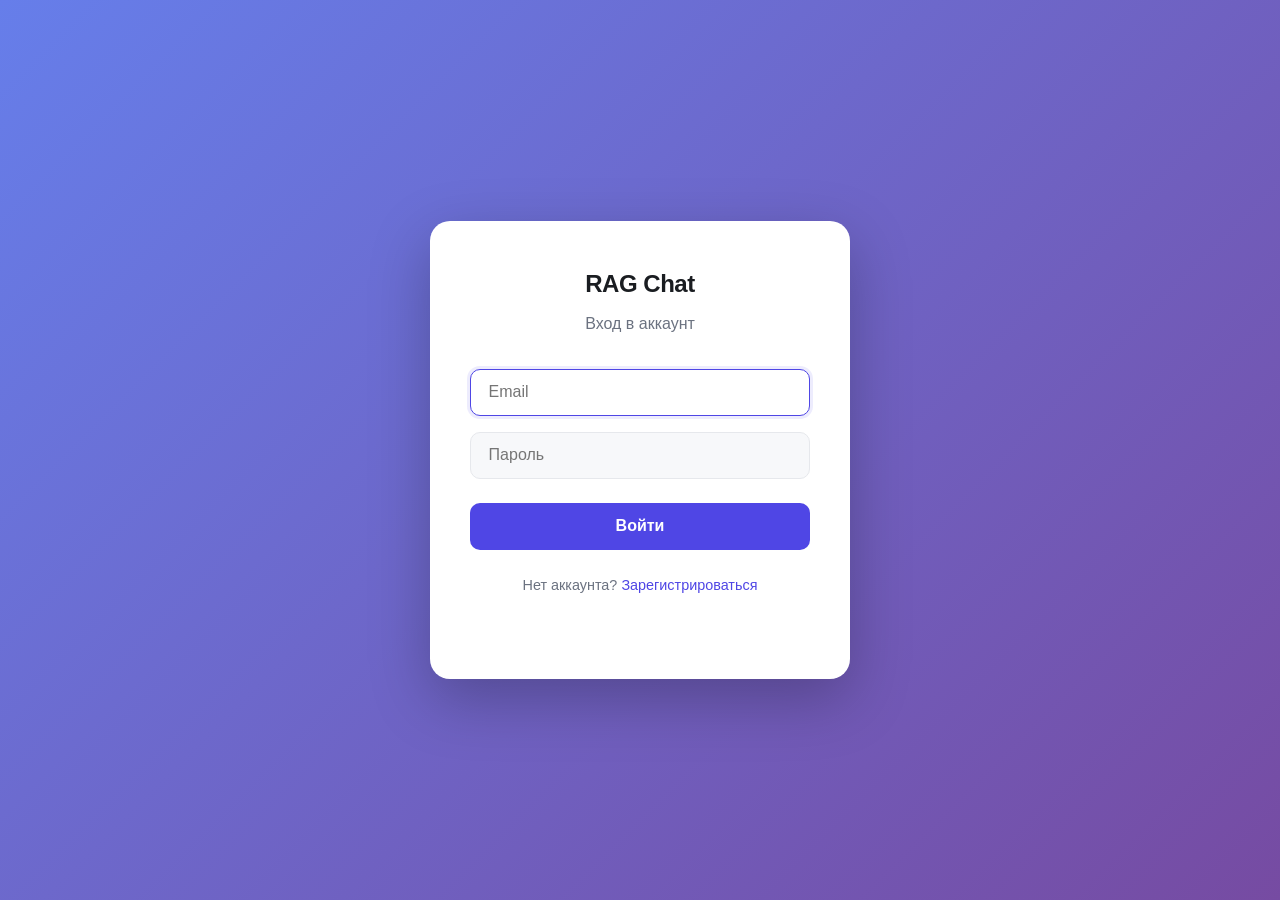
<file: web-ui/index.html>
<!doctype html>
<html lang="ru">
    <head>
        <meta charset="UTF-8" />
        <meta name="viewport" content="width=device-width, initial-scale=1.0" />
        <title>Чат — RAG Chat</title>
        <link rel="stylesheet" href="css/style.css" />
    </head>
    <body>
        <header>
            <h1>RAG Chat</h1>
            <nav>
                <a href="index.html" class="active">Чат</a>
                <a href="documents.html">Документы</a>
                <span id="user-info"></span>
                <button onclick="logout()" class="logout-btn">Выйти</button>
            </nav>
        </header>

        <main class="chat-container">
            <div id="messages" class="messages">
                <div class="empty-state">
                    <p>Задайте вопрос по вашим документам</p>
                    <p>
                        Если ещё не загрузили — перейдите на вкладку «Документы»
                    </p>
                </div>
            </div>

            <form id="chat-form" class="chat-form">
                <textarea
                    id="query"
                    placeholder="Спросите что-нибудь по документам… (Enter — отправить, Shift+Enter — новая строка)"
                    rows="3"
                    required
                ></textarea>
                <button type="submit" id="send-btn">Отправить</button>
            </form>
        </main>

        <script src="js/auth.js"></script>
        <script src="js/api.js"></script>
        <script src="js/chat.js"></script>
        <script>
            requireAuth();
            const user = getUser();
            if (user)
                document.getElementById("user-info").textContent = user.email;
        </script>
    </body>
</html>
</file>
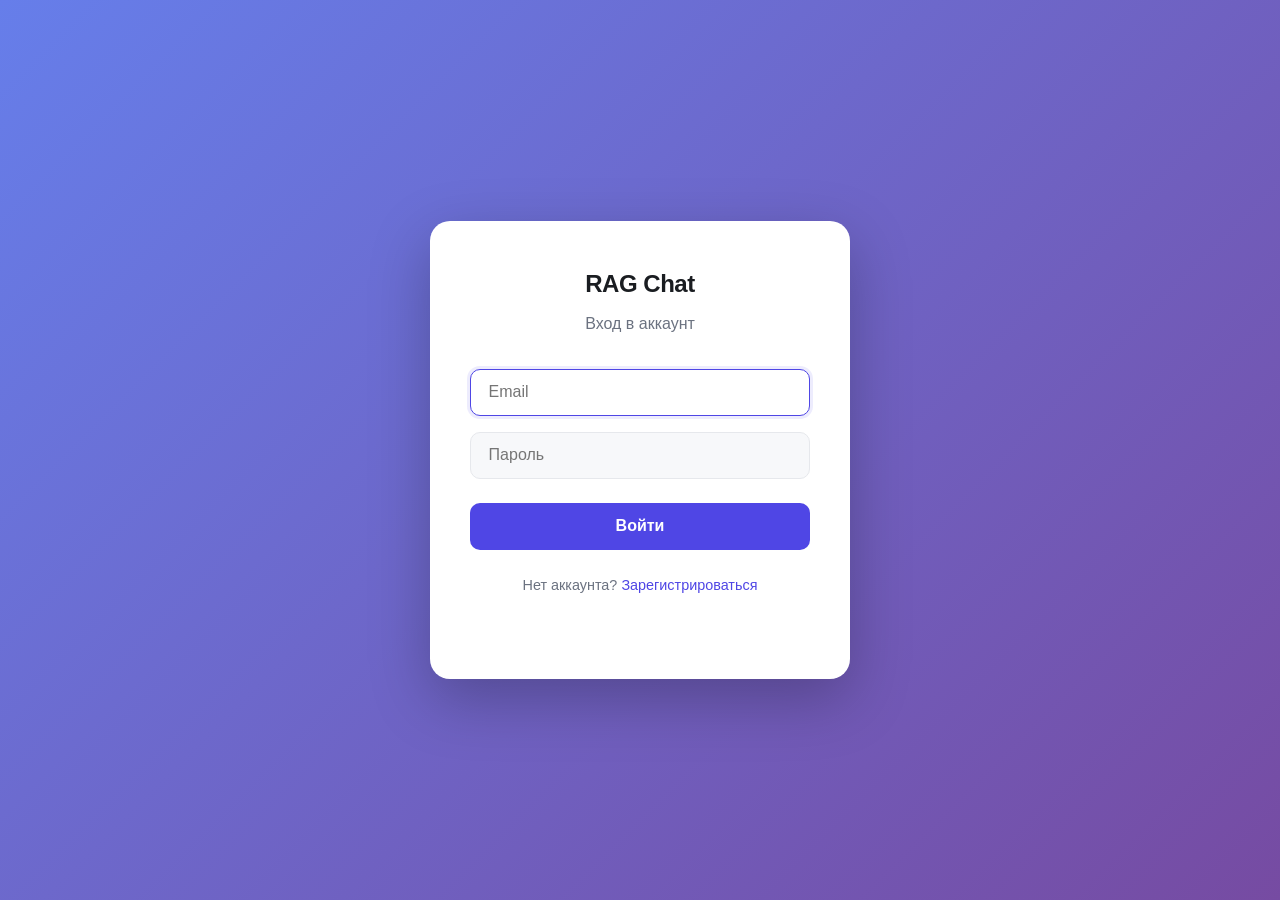
<file: web-ui/documents.html>
<!doctype html>
<html lang="ru">
    <head>
        <meta charset="UTF-8" />
        <meta name="viewport" content="width=device-width, initial-scale=1.0" />
        <title>Документы — RAG Chat</title>
        <link rel="stylesheet" href="css/style.css" />
    </head>
    <body>
        <header>
            <h1>RAG Chat</h1>
            <nav>
                <a href="index.html">Чат</a>
                <a href="documents.html" class="active">Документы</a>
                <span id="user-info"></span>
                <button onclick="logout()" class="logout-btn">Выйти</button>
            </nav>
        </header>

        <main class="documents-container">
            <section class="upload-section">
                <h2>Загрузить документ</h2>
                <form id="upload-form">
                    <input
                        type="file"
                        id="file"
                        accept=".txt,.pdf,.docx,.md,.html"
                        required
                    />
                    <button type="submit" id="upload-btn">Загрузить</button>
                </form>
                <div id="upload-status"></div>
                <p class="hint">
                    После загрузки документ обрабатывается (парсинг, чанкинг,
                    эмбеддинг). Через 5–10 секунд он будет доступен в чате.
                </p>
            </section>

            <section class="list-section">
                <div class="section-header">
                    <h2>Мои документы</h2>
                    <button id="refresh-btn">Обновить</button>
                </div>
                <table id="documents-table">
                    <thead>
                        <tr>
                            <th>Имя файла</th>
                            <th>Тип</th>
                            <th>Размер</th>
                            <th>Статус</th>
                            <th>Загружен</th>
                            <th></th>
                        </tr>
                    </thead>
                    <tbody id="documents-body">
                        <tr>
                            <td colspan="6" class="empty-state">Загрузка…</td>
                        </tr>
                    </tbody>
                </table>
            </section>
        </main>

        <script src="js/auth.js"></script>
        <script src="js/api.js"></script>
        <script src="js/documents.js"></script>
        <script>
            requireAuth();
            const user = getUser();
            if (user)
                document.getElementById("user-info").textContent = user.email;
        </script>
    </body>
</html>
</file>
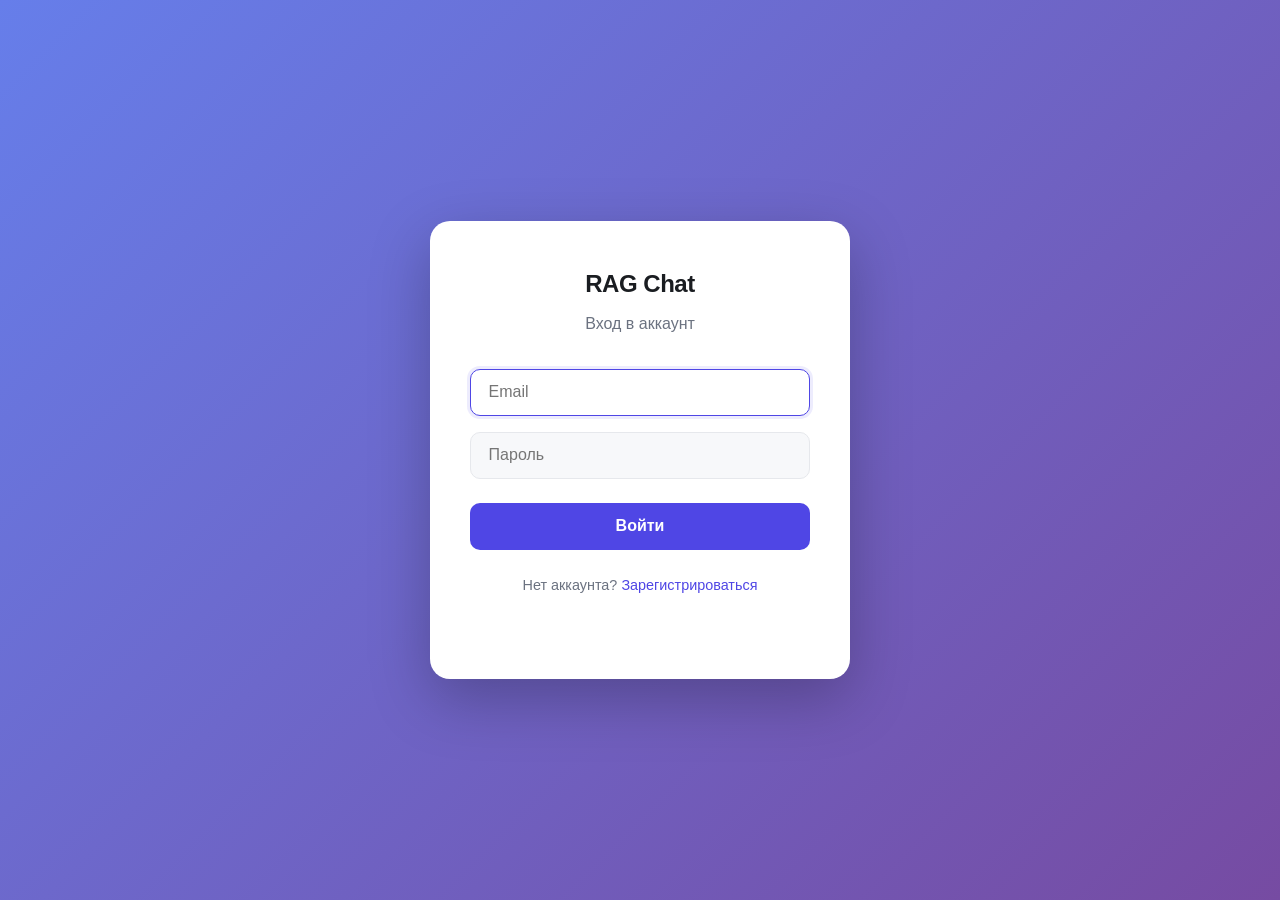
<file: web-ui/login.html>
<!doctype html>
<html lang="ru">
    <head>
        <meta charset="UTF-8" />
        <meta name="viewport" content="width=device-width, initial-scale=1.0" />
        <title>Вход — RAG Chat</title>
        <link rel="stylesheet" href="css/style.css" />
    </head>
    <body class="auth-page">
        <div class="auth-card">
            <h1>RAG Chat</h1>
            <h2>Вход в аккаунт</h2>
            <form id="login-form">
                <input
                    type="email"
                    id="email"
                    placeholder="Email"
                    required
                    autocomplete="email"
                    autofocus
                />
                <input
                    type="password"
                    id="password"
                    placeholder="Пароль"
                    required
                    autocomplete="current-password"
                />
                <button type="submit" id="login-btn">Войти</button>
            </form>
            <p class="auth-link">
                Нет аккаунта? <a href="register.html">Зарегистрироваться</a>
            </p>
            <div id="error" class="auth-error"></div>
        </div>
        <script src="js/auth.js"></script>
        <script>
            // Уже авторизован → сразу в чат
            if (getToken()) {
                window.location.href = "index.html";
            }

            document
                .getElementById("login-form")
                .addEventListener("submit", async (e) => {
                    e.preventDefault();
                    const email = document.getElementById("email").value;
                    const password = document.getElementById("password").value;
                    const btn = document.getElementById("login-btn");
                    const errorEl = document.getElementById("error");

                    btn.disabled = true;
                    errorEl.textContent = "";

                    try {
                        await login(email, password);
                        window.location.href = "index.html";
                    } catch (err) {
                        errorEl.textContent = err.message;
                        btn.disabled = false;
                    }
                });
        </script>
    </body>
</html>
</file>
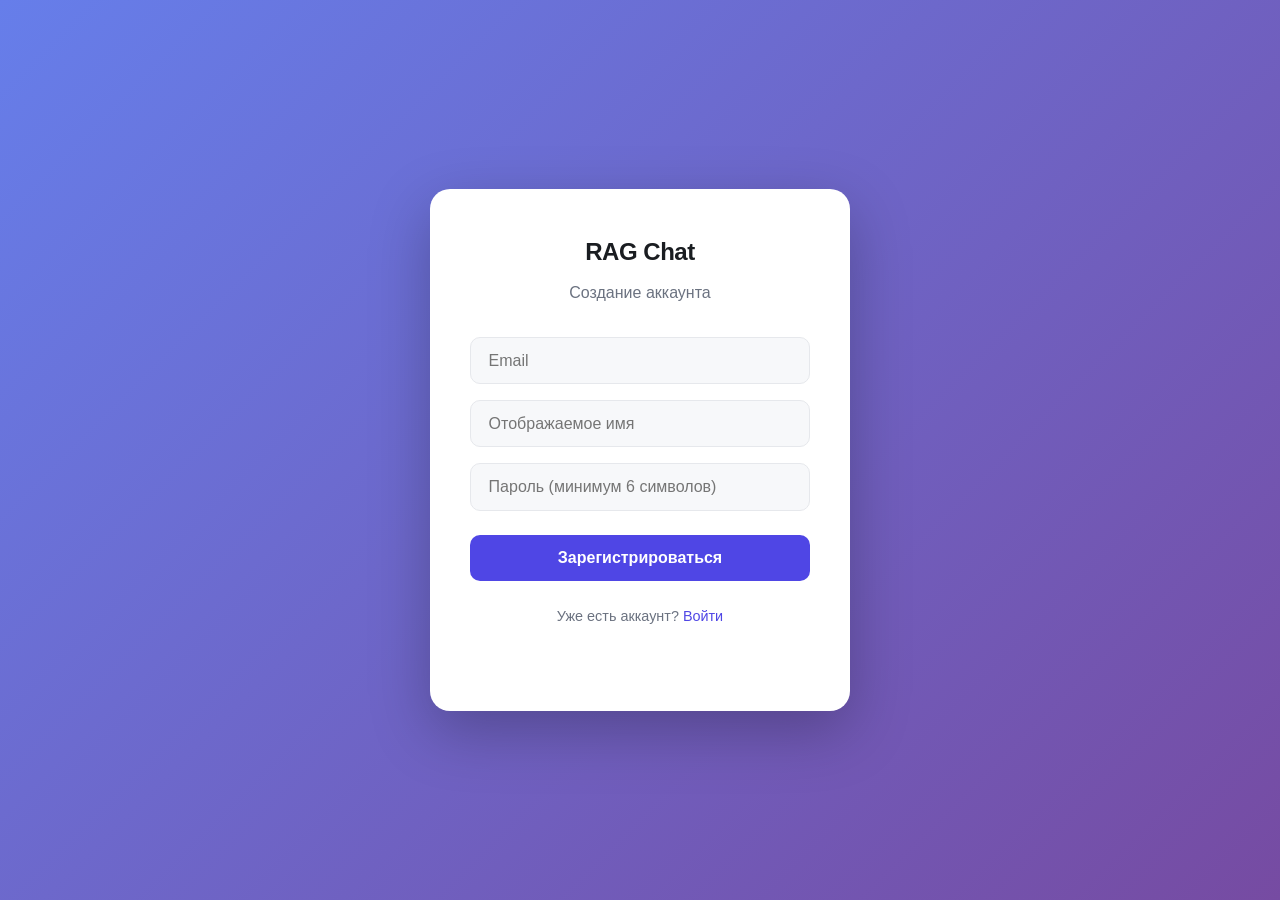
<file: web-ui/register.html>
<!doctype html>
<html lang="ru">
    <head>
        <meta charset="UTF-8" />
        <title>Регистрация — RAG Chat</title>
        <link rel="stylesheet" href="css/style.css" />
    </head>
    <body class="auth-page">
        <div class="auth-card">
            <h1>RAG Chat</h1>
            <h2>Создание аккаунта</h2>
            <form id="register-form">
                <input
                    type="email"
                    id="email"
                    placeholder="Email"
                    required
                    autocomplete="email"
                />
                <input
                    type="text"
                    id="displayName"
                    placeholder="Отображаемое имя"
                    autocomplete="name"
                />
                <input
                    type="password"
                    id="password"
                    placeholder="Пароль (минимум 6 символов)"
                    required
                    minlength="6"
                    autocomplete="new-password"
                />
                <button type="submit">Зарегистрироваться</button>
            </form>
            <p class="auth-link">
                Уже есть аккаунт? <a href="login.html">Войти</a>
            </p>
            <div id="error" class="auth-error"></div>
        </div>
        <script src="js/auth.js"></script>
        <script>
            document
                .getElementById("register-form")
                .addEventListener("submit", async (e) => {
                    e.preventDefault();
                    const email = document.getElementById("email").value;
                    const password = document.getElementById("password").value;
                    const displayName =
                        document.getElementById("displayName").value;
                    const btn = e.target.querySelector("button");
                    btn.disabled = true;
                    try {
                        await register(email, password, displayName);
                        window.location.href = "index.html";
                    } catch (err) {
                        document.getElementById("error").textContent =
                            err.message;
                        btn.disabled = false;
                    }
                });
        </script>
    </body>
</html>
</file>
<file: web-ui/css/style.css>
/* ============================================================
   RAG Chat — modern UI
   ============================================================ */

* {
    box-sizing: border-box;
    margin: 0;
    padding: 0;
}

:root {
    --bg: #f7f8fa;
    --surface: #ffffff;
    --border: #e6e8ec;
    --text: #1a1d21;
    --text-muted: #6b7280;
    --primary: #4f46e5;
    --primary-hover: #4338ca;
    --primary-soft: #eef2ff;
    --user-bubble: #4f46e5;
    --user-text: #ffffff;
    --assistant-bubble: #f3f4f6;
    --assistant-text: #1a1d21;
    --danger: #dc2626;
    --success: #16a34a;
    --warning: #d97706;
    --radius: 12px;
    --radius-lg: 16px;
    --shadow-sm: 0 1px 2px rgba(0, 0, 0, 0.04);
    --shadow: 0 2px 8px rgba(0, 0, 0, 0.06);
    --shadow-lg: 0 8px 24px rgba(0, 0, 0, 0.08);
}

html, body {
    height: 100%;
}

body {
    font-family: -apple-system, BlinkMacSystemFont, "Inter", "Segoe UI", Roboto, sans-serif;
    font-size: 15px;
    line-height: 1.6;
    color: var(--text);
    background: var(--bg);
    display: flex;
    flex-direction: column;
    min-height: 100vh;
    -webkit-font-smoothing: antialiased;
}

/* ============================================================
   Header
   ============================================================ */

header {
    background: var(--surface);
    border-bottom: 1px solid var(--border);
    padding: 1rem 2rem;
    display: flex;
    align-items: center;
    justify-content: space-between;
    position: sticky;
    top: 0;
    z-index: 50;
}

header h1 {
    font-size: 1.25rem;
    font-weight: 700;
    letter-spacing: -0.02em;
    color: var(--text);
}

header h1::before {
    content: '';
    display: inline-block;
    width: 8px;
    height: 8px;
    background: var(--primary);
    border-radius: 50%;
    margin-right: 0.6rem;
    vertical-align: middle;
}

nav {
    display: flex;
    align-items: center;
    gap: 0.5rem;
}

nav a {
    color: var(--text-muted);
    text-decoration: none;
    padding: 0.5rem 1rem;
    border-radius: var(--radius);
    font-size: 0.95rem;
    font-weight: 500;
    transition: all 0.15s ease;
}

nav a:hover {
    background: var(--bg);
    color: var(--text);
}

nav a.active {
    background: var(--primary-soft);
    color: var(--primary);
}

#user-info {
    color: var(--text-muted);
    font-size: 0.9rem;
    margin-left: 1rem;
    padding-left: 1rem;
    border-left: 1px solid var(--border);
}

.logout-btn {
    background: transparent;
    border: 1px solid var(--border);
    color: var(--text-muted);
    padding: 0.45rem 1rem;
    border-radius: var(--radius);
    cursor: pointer;
    font-size: 0.9rem;
    font-family: inherit;
    transition: all 0.15s ease;
    margin-left: 0.5rem;
}

.logout-btn:hover {
    background: var(--danger);
    border-color: var(--danger);
    color: #fff;
}

/* ============================================================
   Chat
   ============================================================ */

.chat-container {
    flex: 1;
    display: flex;
    flex-direction: column;
    max-width: 1100px;
    width: 100%;
    margin: 0 auto;
    padding: 1.5rem 2rem 2rem;
    min-height: 0;
    gap: 1.25rem;
}

.messages {
    flex: 1;
    overflow-y: auto;
    background: var(--surface);
    border: 1px solid var(--border);
    border-radius: var(--radius-lg);
    padding: 2rem;
    box-shadow: var(--shadow-sm);
    scroll-behavior: smooth;
    min-height: 0;
}

.messages::-webkit-scrollbar {
    width: 8px;
}

.messages::-webkit-scrollbar-thumb {
    background: #d1d5db;
    border-radius: 4px;
}

.messages::-webkit-scrollbar-thumb:hover {
    background: #9ca3af;
}

.empty-state {
    text-align: center;
    padding: 4rem 2rem;
    color: var(--text-muted);
}

.empty-state p:first-child {
    font-size: 1.15rem;
    font-weight: 500;
    color: var(--text);
    margin-bottom: 0.5rem;
}

.empty-state p:last-child {
    font-size: 0.9rem;
}

/* Message bubbles */

.message {
    margin-bottom: 1.75rem;
    display: flex;
    flex-direction: column;
    animation: fadeIn 0.2s ease;
}

@keyframes fadeIn {
    from { opacity: 0; transform: translateY(4px); }
    to { opacity: 1; transform: translateY(0); }
}

.message.user {
    align-items: flex-end;
}

.message.assistant {
    align-items: flex-start;
}

.message-bubble {
    max-width: 78%;
    padding: 1rem 1.25rem;
    border-radius: 16px;
    white-space: pre-wrap;
    word-wrap: break-word;
    font-size: 1rem;
    line-height: 1.65;
}

.message.user .message-bubble {
    background: var(--user-bubble);
    color: var(--user-text);
    border-bottom-right-radius: 4px;
    box-shadow: 0 2px 6px rgba(79, 70, 229, 0.2);
}

.message.assistant .message-bubble {
    background: var(--assistant-bubble);
    color: var(--assistant-text);
    border-bottom-left-radius: 4px;
}

/* Sources */

.sources {
    margin-top: 1rem;
    padding: 1rem 1.25rem;
    background: var(--primary-soft);
    border-left: 3px solid var(--primary);
    border-radius: 8px;
    font-size: 0.9rem;
    max-width: 78%;
}

.sources-title {
    font-weight: 600;
    margin-bottom: 0.75rem;
    color: var(--primary);
    font-size: 0.85rem;
    letter-spacing: 0.02em;
    text-transform: uppercase;
}

.source {
    margin-bottom: 0.75rem;
    padding: 0.75rem;
    background: rgba(255, 255, 255, 0.7);
    border-radius: 6px;
}

.source:last-child {
    margin-bottom: 0;
}

.source-header {
    display: flex;
    align-items: center;
    justify-content: space-between;
    margin-bottom: 0.35rem;
}

.source-similarity {
    color: var(--primary);
    font-weight: 600;
    font-size: 0.85rem;
}

.source-doc {
    color: var(--text-muted);
    font-size: 0.75rem;
    font-family: monospace;
}

.source-preview {
    color: var(--text-muted);
    font-size: 0.85rem;
    line-height: 1.5;
}

.typing-indicator {
    display: inline-block;
    color: var(--text-muted);
    animation: blink 1s steps(2) infinite;
}

@keyframes blink {
    50% { opacity: 0; }
}

/* Chat form */

.chat-form {
    display: flex;
    gap: 0.75rem;
    background: var(--surface);
    padding: 0.75rem;
    border: 1px solid var(--border);
    border-radius: var(--radius-lg);
    box-shadow: var(--shadow-sm);
    transition: border-color 0.15s ease, box-shadow 0.15s ease;
}

.chat-form:focus-within {
    border-color: var(--primary);
    box-shadow: 0 0 0 3px rgba(79, 70, 229, 0.1);
}

.chat-form textarea {
    flex: 1;
    border: none;
    padding: 0.75rem 1rem;
    font-family: inherit;
    font-size: 1rem;
    line-height: 1.5;
    resize: none;
    outline: none;
    background: transparent;
    color: var(--text);
    min-height: 72px;
    max-height: 200px;
}

.chat-form textarea::placeholder {
    color: var(--text-muted);
}

.chat-form button {
    background: var(--primary);
    color: #fff;
    border: none;
    padding: 0 1.75rem;
    border-radius: 10px;
    font-size: 1rem;
    font-weight: 600;
    cursor: pointer;
    font-family: inherit;
    transition: background 0.15s ease, transform 0.05s ease;
    min-width: 120px;
}

.chat-form button:hover:not(:disabled) {
    background: var(--primary-hover);
}

.chat-form button:active:not(:disabled) {
    transform: scale(0.98);
}

.chat-form button:disabled {
    background: #d1d5db;
    cursor: not-allowed;
}

/* ============================================================
   Documents
   ============================================================ */

.documents-container {
    max-width: 1100px;
    margin: 0 auto;
    width: 100%;
    padding: 2rem;
    display: flex;
    flex-direction: column;
    gap: 1.5rem;
}

section {
    background: var(--surface);
    padding: 1.75rem 2rem;
    border: 1px solid var(--border);
    border-radius: var(--radius-lg);
    box-shadow: var(--shadow-sm);
}

.section-header {
    display: flex;
    align-items: center;
    justify-content: space-between;
    margin-bottom: 1.25rem;
}

section h2 {
    font-size: 1.15rem;
    font-weight: 600;
    color: var(--text);
    letter-spacing: -0.01em;
}

.upload-section form {
    display: flex;
    gap: 0.75rem;
    align-items: center;
}

#file {
    flex: 1;
    padding: 0.75rem 1rem;
    border: 1px dashed var(--border);
    border-radius: 10px;
    font-family: inherit;
    font-size: 0.95rem;
    cursor: pointer;
    background: var(--bg);
    transition: border-color 0.15s ease;
}

#file:hover {
    border-color: var(--primary);
}

#upload-btn {
    background: var(--primary);
    color: #fff;
    border: none;
    padding: 0.75rem 1.75rem;
    border-radius: 10px;
    font-size: 0.95rem;
    font-weight: 600;
    cursor: pointer;
    font-family: inherit;
    transition: background 0.15s ease;
}

#upload-btn:hover:not(:disabled) {
    background: var(--primary-hover);
}

#upload-btn:disabled {
    background: #d1d5db;
    cursor: not-allowed;
}

#upload-status {
    margin-top: 1rem;
    padding: 0.75rem 1rem;
    border-radius: 8px;
    display: none;
    font-size: 0.9rem;
}

#upload-status.success {
    display: block;
    background: #dcfce7;
    color: #166534;
}

#upload-status.error {
    display: block;
    background: #fee2e2;
    color: #991b1b;
}

#upload-status.pending {
    display: block;
    background: #fef3c7;
    color: #92400e;
}

.hint {
    margin-top: 0.75rem;
    font-size: 0.85rem;
    color: var(--text-muted);
}

#refresh-btn {
    background: transparent;
    border: 1px solid var(--border);
    color: var(--text-muted);
    padding: 0.5rem 1rem;
    border-radius: 8px;
    cursor: pointer;
    font-size: 0.9rem;
    font-family: inherit;
    transition: all 0.15s ease;
}

#refresh-btn:hover {
    background: var(--primary-soft);
    border-color: var(--primary);
    color: var(--primary);
}

#documents-table {
    width: 100%;
    border-collapse: collapse;
    margin-top: 0.5rem;
}

#documents-table th {
    text-align: left;
    padding: 0.75rem 1rem;
    font-size: 0.8rem;
    font-weight: 600;
    text-transform: uppercase;
    letter-spacing: 0.05em;
    color: var(--text-muted);
    border-bottom: 2px solid var(--border);
}

#documents-table td {
    padding: 1rem;
    border-bottom: 1px solid var(--border);
    font-size: 0.95rem;
    vertical-align: middle;
}

#documents-table tr:last-child td {
    border-bottom: none;
}

#documents-table tr:hover td {
    background: var(--bg);
}

.status-READY { color: var(--success); font-weight: 600; }
.status-PROCESSING { color: var(--warning); font-weight: 600; }
.status-FAILED { color: var(--danger); font-weight: 600; }
.status-UPLOADED { color: var(--text-muted); }

.delete-btn {
    background: transparent;
    border: 1px solid var(--danger);
    color: var(--danger);
    padding: 0.4rem 0.9rem;
    border-radius: 6px;
    cursor: pointer;
    font-size: 0.85rem;
    font-family: inherit;
    transition: all 0.15s ease;
}

.delete-btn:hover {
    background: var(--danger);
    color: #fff;
}

.empty-state.error {
    color: var(--danger);
}

/* ============================================================
   Auth pages
   ============================================================ */

.auth-page {
    display: flex;
    align-items: center;
    justify-content: center;
    min-height: 100vh;
    background: linear-gradient(135deg, #667eea 0%, #764ba2 100%);
    padding: 2rem;
}

.auth-card {
    background: #fff;
    padding: 2.75rem 2.5rem;
    border-radius: 20px;
    box-shadow: 0 20px 60px rgba(0, 0, 0, 0.25);
    width: 100%;
    max-width: 420px;
}

.auth-card h1 {
    text-align: center;
    font-size: 1.5rem;
    margin-bottom: 0.5rem;
    font-weight: 700;
    letter-spacing: -0.02em;
    color: var(--text);
}

.auth-card h2 {
    text-align: center;
    margin-bottom: 2rem;
    color: var(--text-muted);
    font-weight: 400;
    font-size: 1rem;
}

.auth-card form {
    display: flex;
    flex-direction: column;
    gap: 1rem;
}

.auth-card input {
    padding: 0.85rem 1.1rem;
    border: 1px solid var(--border);
    border-radius: 10px;
    font-size: 1rem;
    font-family: inherit;
    outline: none;
    transition: border-color 0.15s ease, box-shadow 0.15s ease;
    background: var(--bg);
}

.auth-card input:focus {
    border-color: var(--primary);
    box-shadow: 0 0 0 3px rgba(79, 70, 229, 0.1);
    background: #fff;
}

.auth-card button {
    background: var(--primary);
    color: #fff;
    border: none;
    padding: 0.9rem;
    border-radius: 10px;
    font-size: 1rem;
    font-weight: 600;
    cursor: pointer;
    font-family: inherit;
    margin-top: 0.5rem;
    transition: background 0.15s ease;
}

.auth-card button:hover:not(:disabled) {
    background: var(--primary-hover);
}

.auth-card button:disabled {
    background: #d1d5db;
    cursor: not-allowed;
}

.auth-link {
    text-align: center;
    margin-top: 1.5rem;
    font-size: 0.9rem;
    color: var(--text-muted);
}

.auth-link a {
    color: var(--primary);
    text-decoration: none;
    font-weight: 500;
}

.auth-link a:hover {
    text-decoration: underline;
}

.auth-error {
    color: var(--danger);
    text-align: center;
    margin-top: 1rem;
    font-size: 0.9rem;
    min-height: 1.4rem;
}

/* ============================================================
   Responsive
   ============================================================ */

@media (max-width: 768px) {
    header {
        padding: 0.75rem 1rem;
        flex-wrap: wrap;
        gap: 0.5rem;
    }

    header h1 {
        font-size: 1.1rem;
    }

    nav a {
        padding: 0.4rem 0.75rem;
        font-size: 0.85rem;
    }

    #user-info {
        display: none;
    }

    .chat-container {
        padding: 1rem;
    }

    .messages {
        padding: 1.25rem;
    }

    .message-bubble {
        max-width: 90%;
    }

    .sources {
        max-width: 90%;
    }

    .chat-form {
        flex-direction: column;
    }

    .chat-form button {
        padding: 0.85rem;
        width: 100%;
    }

    .documents-container {
        padding: 1rem;
    }

    section {
        padding: 1.25rem;
    }

    .upload-section form {
        flex-direction: column;
        align-items: stretch;
    }

    #documents-table {
        font-size: 0.85rem;
    }

    #documents-table th,
    #documents-table td {
        padding: 0.6rem 0.5rem;
    }
}
</file>
